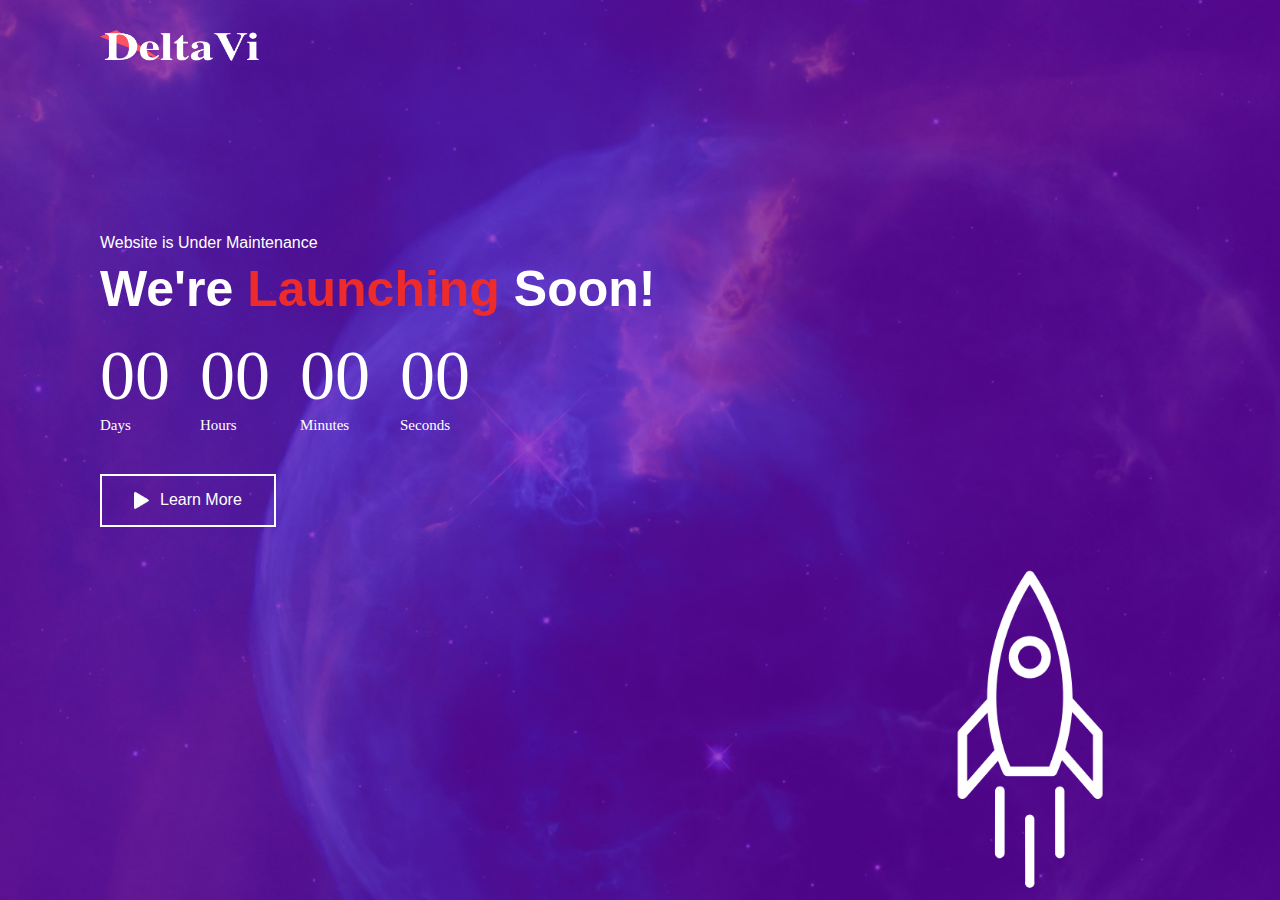
<file: ComingSoonPage/index.html>
<!DOCTYPE html>
<html lang="en">

<head>

    <title></title>
    <meta charset="UTF-8">
    <meta name="viewport" content="width=device-width, initial-scale=1">
    <link href="styles.css" rel="stylesheet">
</head>

<body>
    <div class="container">

        <img class='logo' src="images/logo.png">

        <div class='content'>
            <p>Website is Under Maintenance</p>
            <h1>We're <span>Launching </span> Soon!</h1>
            <!-- <p class="time"> <span>00</span> <span>00</span> <span>00</span> <span>00</span> </p>
            <p class="time-txt"> <span>Days</span> <span>Hours</span> <span>Minutes</span> <span>Seconds</span> </p> -->
            <div class="time">
                <div>
                    <p id='days'>00</p> <span>Days</span>
                </div>
                <div>
                    <p id="hours">00</p> <span>Hours</span>
                </div>
                <div>
                    <p id='mins'>00</p> <span>Minutes</span>
                </div>
                <div>
                    <p id='secs'>00</p> <span>Seconds</span>
                </div>
            </div>

        </div>

        <button> <img class='play' src="images/triangle.png"> Learn More </button>

        <img src="images/rocket.png" class="rocket">
    </div>

    <script src='script.js'> </script>
</body>

</html>
</file>
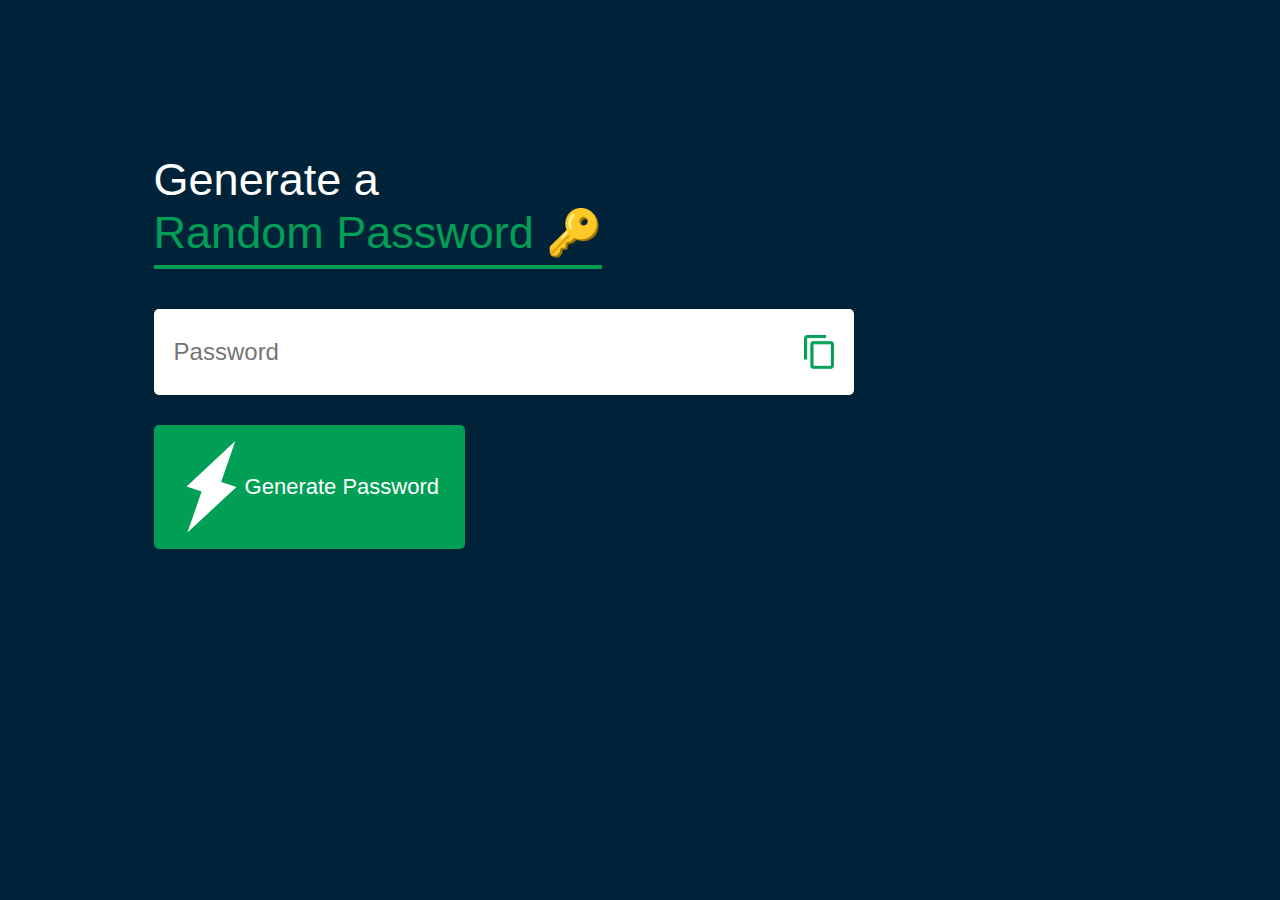
<file: Generate_Random_Password/index.html>
<!DOCTYPE html>
<html lang="en">

<head>
    <title>Generate Random Password🔑</title>
    <meta charset="UTF-8">
    <meta name="viewport" content="width=device-width, initial-scale=1">
    <link href="styles.css" rel="stylesheet">
</head>

<body>
    <div class="container">
        <h1>Generate a <br> <span> Random Password 🔑 </span> </h1>
        <div class='display'>
            <input type="text" id="password" placeholder='Password'>
            <img class="copy" src="images/copy.png">
        </div>

        <button class='btn'> <img src="images/generate.png"> Generate Password </button>
    </div>

    <script src='script.js'>

    </script>
</body>

</html>
</file>
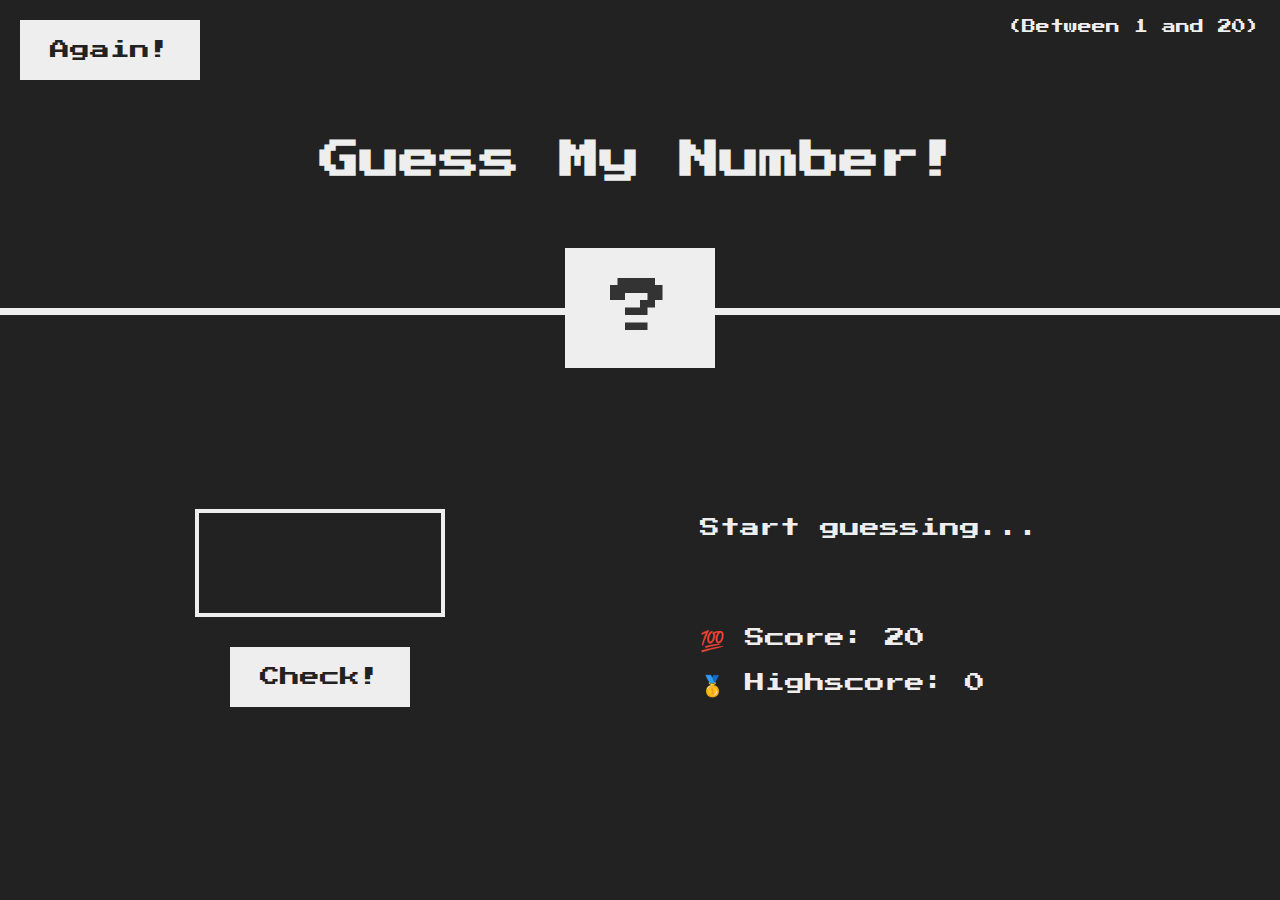
<file: GuessMyNumber/index.html>
<!DOCTYPE html>
<html lang="en">
  <head>
    <meta charset="UTF-8" />
    <meta name="viewport" content="width=device-width, initial-scale=1.0" />
    <meta http-equiv="X-UA-Compatible" content="ie=edge" />
    <link rel="stylesheet" href="style.css" />
    <title>Guess My Number!</title>
  </head>
  <body>
    <header>
      <h1>Guess My Number!</h1>
      <p class="between">(Between 1 and 20)</p>
      <button class="btn again">Again!</button>
      <div class="number">?</div>
    </header>
    <main>
      <section class="left">
        <input type="number" class="guess" />
        <button class="btn check">Check!</button>
      </section>
      <section class="right">
        <p class="message">Start guessing...</p>
        <p class="label-score">💯 Score: <span class="score">20</span></p>
        <p class="label-highscore">
          🥇 Highscore: <span class="highscore">0</span>
        </p>
      </section>
    </main>
    <script src="script.js"></script>
  </body>
</html>
</file>
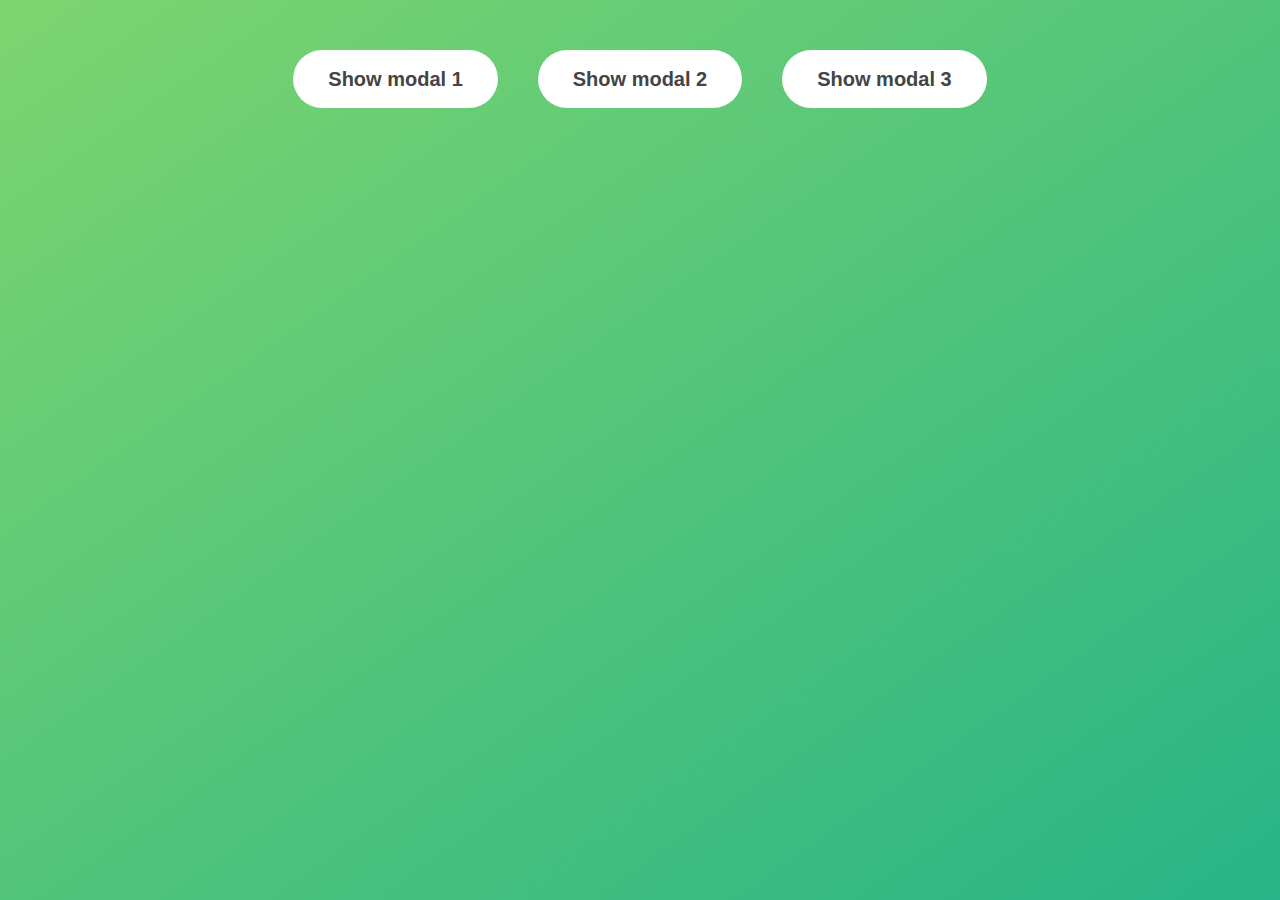
<file: Modal/index.html>
<!DOCTYPE html>
<html lang="en">

<head>
  <meta charset="UTF-8" />
  <meta name="viewport" content="width=device-width, initial-scale=1.0" />
  <meta http-equiv="X-UA-Compatible" content="ie=edge" />
  <link rel="stylesheet" href="style.css" />
  <title>Modal window</title>
</head>

<body>
  <button class="show-modal">Show modal 1</button>
  <button class="show-modal">Show modal 2</button>
  <button class="show-modal">Show modal 3</button>

  <div class="modal hidden">
    <button class="close-modal">&times;</button>
    <h1>I'm a modal window 😍</h1>
    <p>
      Lorem ipsum dolor sit amet, consectetur adipisicing elit, sed do eiusmod
      tempor incididunt ut labore et dolore magna aliqua. Ut enim ad minim
      veniam, quis nostrud exercitation ullamco laboris nisi ut aliquip ex ea
      commodo consequat. Duis aute irure dolor in reprehenderit in voluptate
      velit esse cillum dolore eu fugiat nulla pariatur. Excepteur sint
      occaecat cupidatat non proident, sunt in culpa qui officia deserunt
      mollit anim id est laborum.
    </p>
  </div>
  <div class="overlay hidden"> </div>

  <script src="script.js"></script>
</body>

</html>
</file>
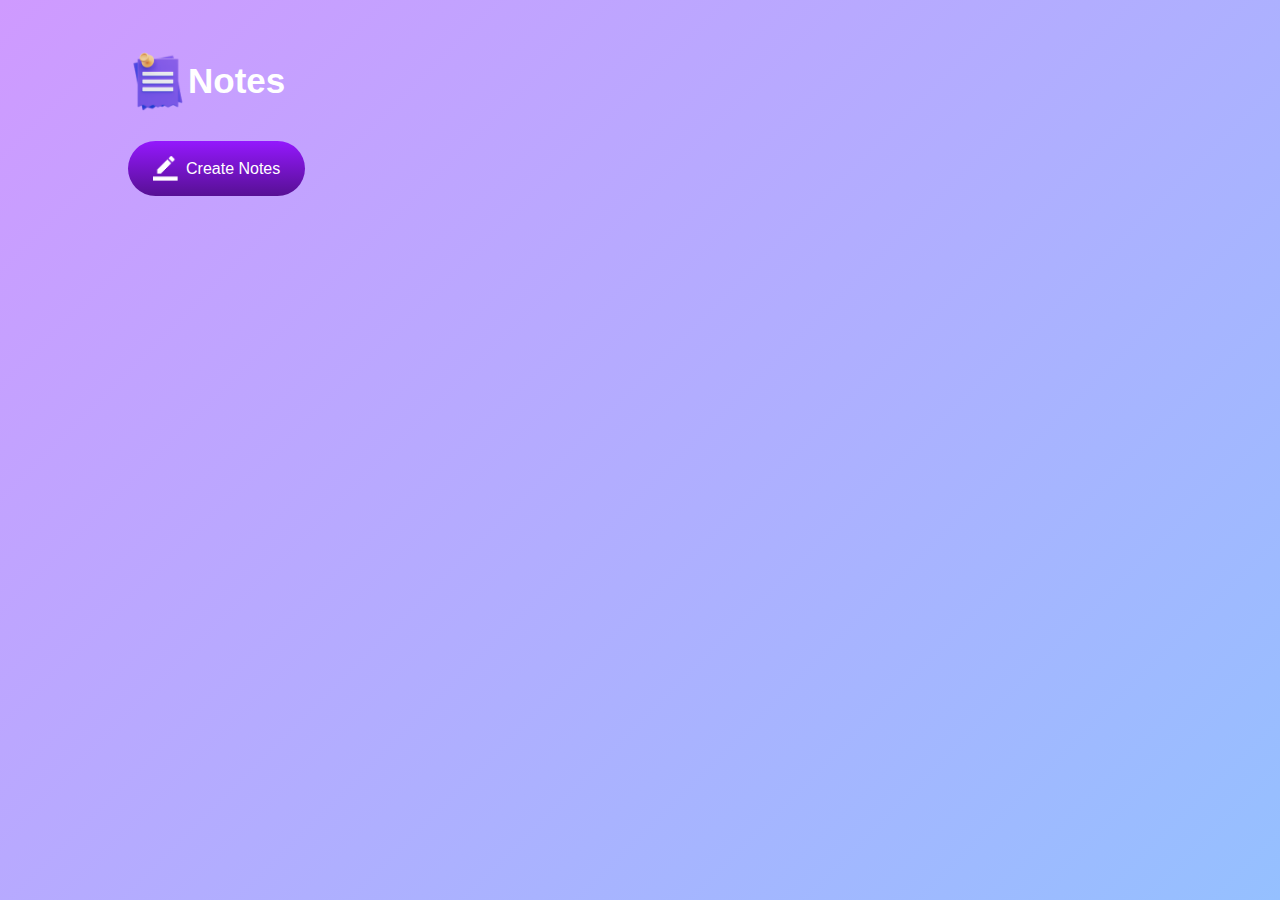
<file: Notes_App/index.html>
<!DOCTYPE html>
<html lang="en">

<head>
    <title> My Notes📝 </title>
    <meta charset="UTF-8">
    <meta name="viewport" content="width=device-width, initial-scale=1">
    <link href="styles.css" rel="stylesheet">
</head>



<body>

    <div class="container">
        <h1> <img src="images/notes.png"> Notes</h1>
        <button id='add-btn'> <img src="images/edit.png"> Create Notes </button>
        <div class='notes-container'>
            <!-- <p contenteditable="true" class='input-box'>Hello
                <img src="images/delete.png">
            </p> -->
        </div>
    </div>


    <script src="script.js"></script>

</body>

</html>
</file>
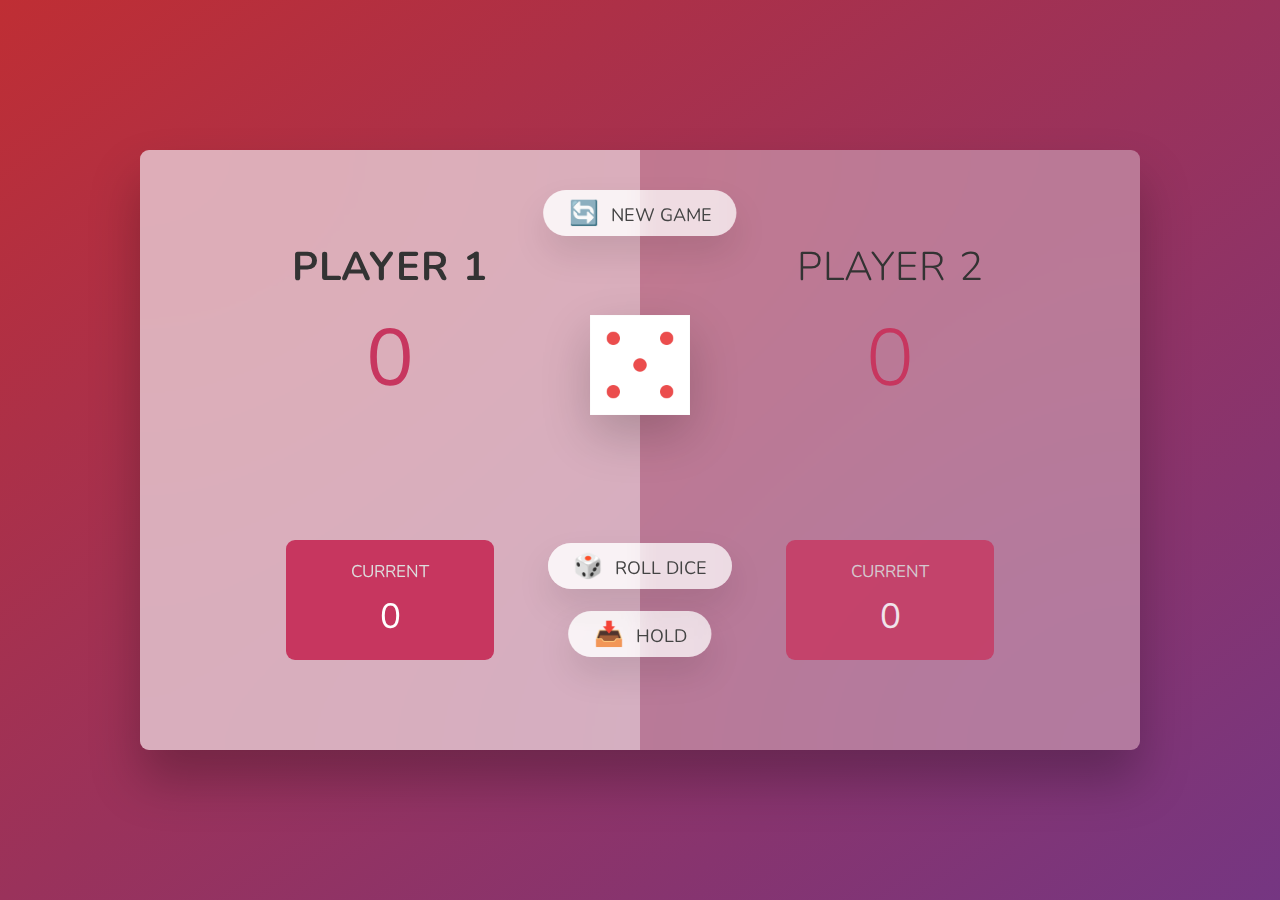
<file: PIGGAME/index.html>
<!DOCTYPE html>
<html lang="en">

<head>
  <meta charset="UTF-8" />
  <meta name="viewport" content="width=device-width, initial-scale=1.0" />
  <meta http-equiv="X-UA-Compatible" content="ie=edge" />
  <link rel="stylesheet" href="style.css" />
  <title>Pig Game</title>
</head>

<body>
  <main>
    <section class="player player--0 player--active">
      <h2 class="name" id="name--0">Player 1</h2>
      <p class="score" id="score--0">0</p>
      <div class="current">
        <p class="current-label">Current</p>
        <p class="current-score" id="current--0">0</p>
      </div>
    </section>
    <section class="player player--1">
      <h2 class="name" id="name--1">Player 2</h2>
      <p class="score" id="score--1">0</p>
      <div class="current">
        <p class="current-label">Current</p>
        <p class="current-score" id="current--1">0</p>
      </div>
    </section>

    <img src="dice-5.png" alt="Playing dice" class="dice" />
    <button class="btn btn--new">🔄 New game</button>
    <button class="btn btn--roll">🎲 Roll dice</button>
    <button class="btn btn--hold">📥 Hold</button>
  </main>
  <script src="script.js"></script>
</body>

</html>
</file>
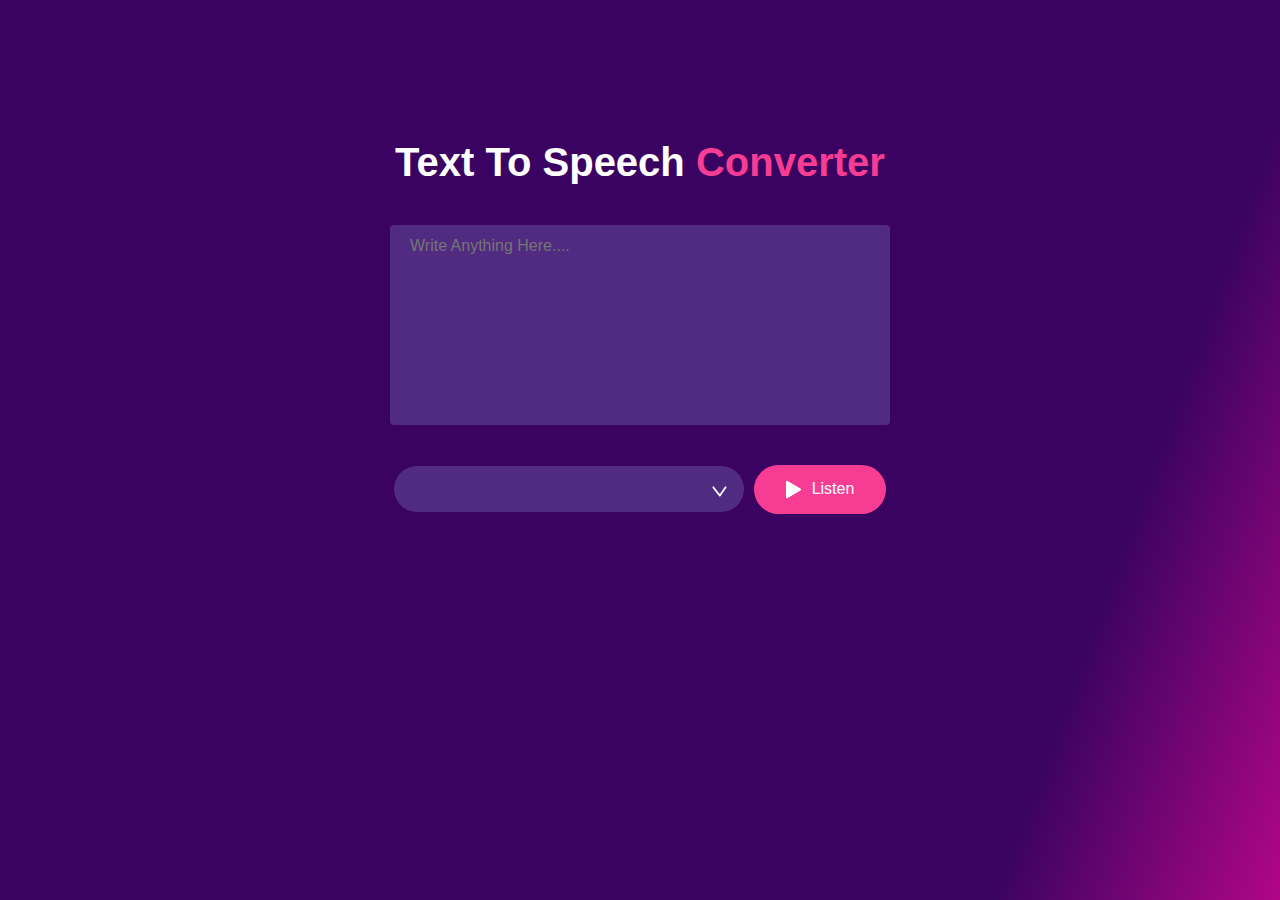
<file: TextToSpeech/index.html>
<!DOCTYPE html>
<html lang="en">

<head>
    <title></title>
    <meta charset="UTF-8">
    <meta name="viewport" content="width=device-width, initial-scale=1">
    <link href="styles.css" rel="stylesheet">
</head>

<body>
    <div class='container'>
        <div class='hero'>
            <h1>Text To Speech <span> Converter </span> </h1>
            <textarea placeholder='Write Anything Here....'></textarea>
            <div class='rows'>
                <select>

                </select>
                <button class="btn"> <img src="images/play.png">Listen </button>
            </div>
        </div>
    </div>
    <script src='script.js'>

    </script>
</body>

</html>
</file>
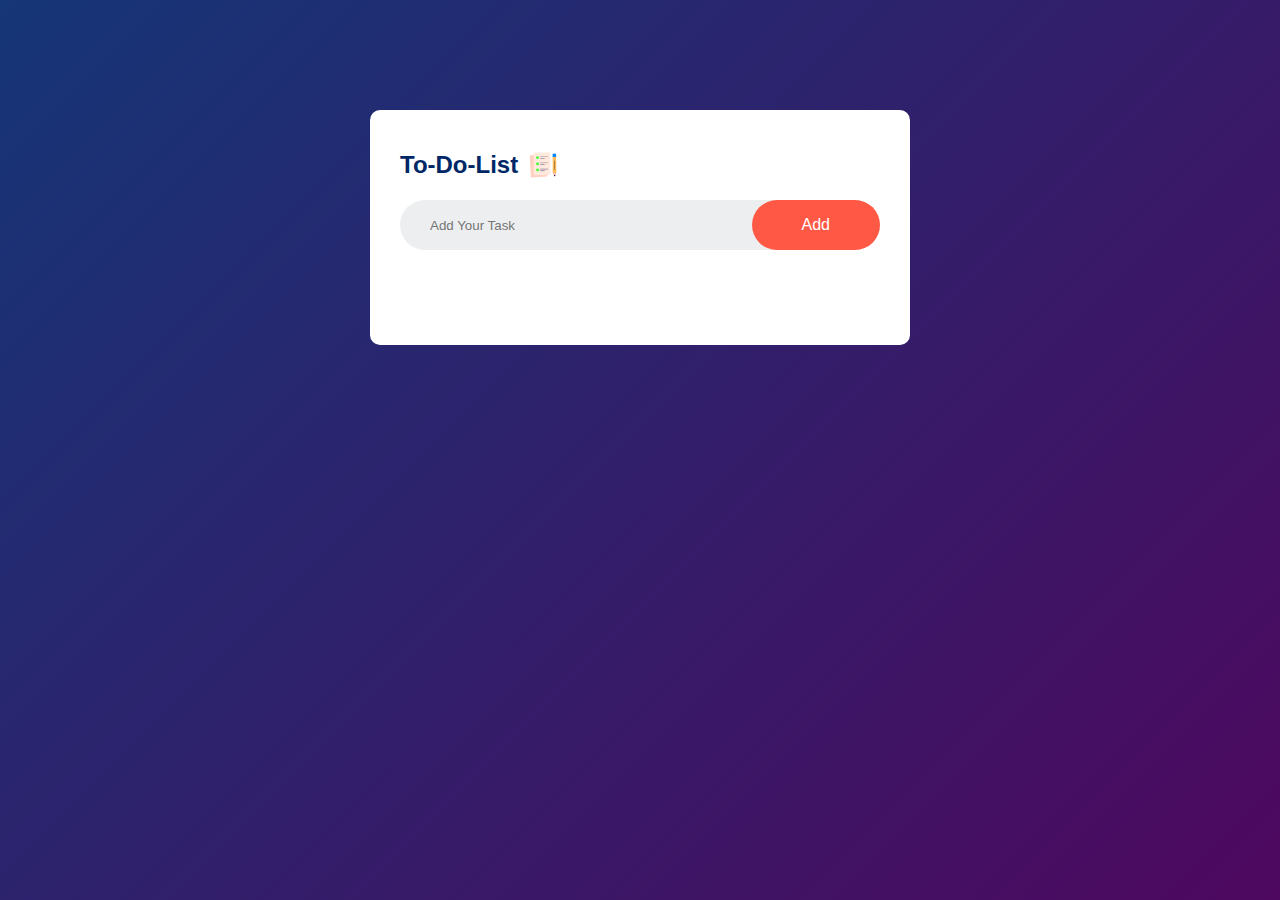
<file: ToDoList/index.html>
<!DOCTYPE html>
<html lang="en">

<head>
    <title>To-Do-List App 🗒️</title>
    <meta charset="UTF-8">
    <meta name="viewport" content="width=device-width, initial-scale=1">
    <link href="styles.css" rel="stylesheet">
</head>

<body>
    <div class='container'>
        <div class='todo-app'>
            <h2>To-Do-List <img src="images/icon.png"></h2>
            <div class='row'>
                <input type="text" id='input-box' placeholder='Add Your Task'>
                <button class='addBtn'> Add </button>
            </div>
            <ul id='list-container'>
                <!-- <li>Task-1</li>
                <li>Task-2</li>
                <li>Task-3</li> -->
            </ul>
        </div>

    </div>
    <script src='script.js'>

    </script>
</body>

</html>
</file>
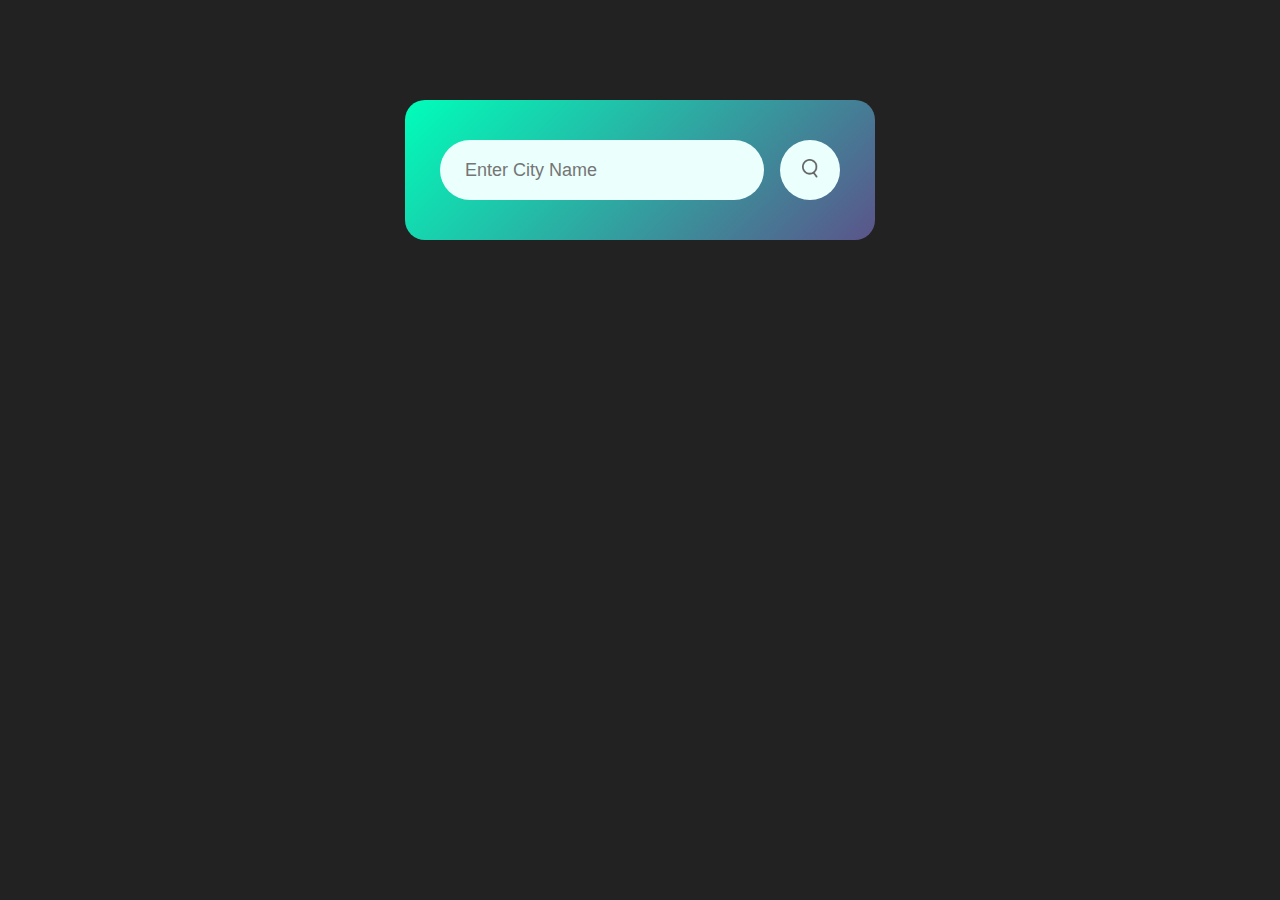
<file: Weather_App/index.html>
<!DOCTYPE html>
<html lang="en">

<head>
  <title></title>
  <meta charset="UTF-8">
  <meta name="viewport" content="width=device-width, initial-scale=1">
  <title>Weather App 🌤️</title>
  <link href="styles.css" rel="stylesheet">
</head>

<body>
  <div class='card'>
    <div class='search'>
      <input type="text" placeholder="Enter City Name ">
      <button><img src="images/search.png" alt="my image"></button>
    </div>

    <div class="error">
      <p> Invalid City Name....</p>
    </div>

    <div class='weather'>
      <img src="images/rain.png" class="weather-icon">
      <h1 class='temp'>22°C</h1>
      <h2 class='city'> New York </h2>
      <div class='details'>
        <div class='col'>
          <img src="images/humidity.png">
          <div>
            <p class="humidity"> 50% </p>
            <p>Humidity</p>
          </div>
        </div>
        <div class='col'>
          <img src="images/wind.png">
          <div>
            <p class="wind"> 15 Km/hr </p>
            <p>Wind Speed</p>
          </div>
        </div>
      </div>
    </div>
  </div>

  <script src='script.js'>

  </script>
</body>

</html>
</file>
<file: ComingSoonPage/styles.css>
*{
    margin: 0;
    padding: 0;
    font-family: 'Gill Sans', 'Gill Sans MT', Calibri, 'Trebuchet MS', sans-serif;
    box-sizing: border-box;
}
.container{
    width : 100%;
    height: 100vh; 
    background-image: url(images/background.png);
    background-position: center;
    background-repeat: no-repeat;
    background-size: cover;
    padding: 30px 100px;
    position: relative;
}
.container .rocket {
    position: absolute;
    right: 100px;
    bottom: 10px;
    width: 300px;
    animation : rocket 4s linear infinite;
    /* animation-direction: normal; */
}
@keyframes rocket{
    0%{
        bottom: 0px;
        opacity: 0;
    }
    100%{
       bottom: 605px;
       opacity: 1;
    }
}
.logo{
    width: 160px;
    height: 40px;
}
.content {
    display: flex;
    flex-direction: column;
    /* align-items: center; */
    justify-content: center;
    color: white;
    padding-top: 160px;
}

.content h1 {
    font-size: 50px;
    /* margin: 20px 0;
    margin-top: 8px; */
    margin: 8px 0 18px;
}

.content h1 span {
    color : #ED2B2A;
}
.time{
    display: flex;
    flex-direction: row;
}
.time  span {
    font-size: 15px;
    /* margin-right: 20px; */
    font-family: cursive;
}

.time p {
    font-size: 70px;
    font-family: cursive;
    margin-right: 30px;
}


.container button{
background: transparent;
    color: white;
    padding: 15px 32px;
    text-align: center;
    text-decoration: none;
    display: flex;
    align-items: center;
     border : 2px solid #fff;
    font-size: 16px;
    margin-top : 40px;
}
.container button:hover{
    border: 1px solid black;
}
.play{
    width : 16px;
    margin-right: 10px;
}
</file>
<file: Generate_Random_Password/styles.css>
*{
    margin: 0;
    padding: 0;
    font-family: 'Poppins', sans-serif;
    box-sizing: border-box;
}
body{
    background-color: #002339;
    color : #fff;
}
.container {
    margin: 12%;
    width: 90%;
    max-width: 700px;
}
.display{
    width: 100%;
    margin-top: 50px;
    margin-bottom: 30px;
    background-color: #fff;
    color:#333;
    display: flex;
    align-items: center;
    justify-content: space-between;
    padding: 26px 20px;
    border-radius: 5px;
}
.container h1{
    font-weight: 500;
    font-size: 45px;
}

.container h1 span{
    color: #019f55;
    border-bottom: 4px solid #019f55;
    padding-bottom: 7px;
}

.display img{
    width: 30px;
    cursor: pointer;
}

.display input{
    border: 0;
    outline : 0;
    font-size: 24px;
}

.container button{
    border: 0;
    outline: 0;
    background-color: #019f55;
    color: #fff;
    font-size: 22px;
    font-weight: 300;
    display: flex;
    align-items: center;
    justify-content: center;
    padding: 16px 26px;
    border-radius: 5px;
    cursor: pointer;
}
</file>
<file: GuessMyNumber/style.css>
@import url('https://fonts.googleapis.com/css?family=Press+Start+2P&display=swap');

* {
  margin: 0;
  padding: 0;
  box-sizing: inherit;
}

html {
  font-size: 62.5%;
  box-sizing: border-box;
}

body {
  font-family: 'Press Start 2P', sans-serif;
  color: #eee;
  background-color: #222;
  /* background-color: #60b347; */
}

/* LAYOUT */
header {
  position: relative;
  height: 35vh;
  border-bottom: 7px solid #eee;
}

main {
  height: 65vh;
  color: #eee;
  display: flex;
  align-items: center;
  justify-content: space-around;
}

.left {
  width: 52rem;
  display: flex;
  flex-direction: column;
  align-items: center;
}

.right {
  width: 52rem;
  font-size: 2rem;
}

/* ELEMENTS STYLE */
h1 {
  font-size: 4rem;
  text-align: center;
  position: absolute;
  width: 100%;
  top: 52%;
  left: 50%;
  transform: translate(-50%, -50%);
}

.number {
  background: #eee;
  color: #333;
  font-size: 6rem;
  width: 15rem;
  padding: 3rem 0rem;
  text-align: center;
  position: absolute;
  bottom: 0;
  left: 50%;
  transform: translate(-50%, 50%);
}

.between {
  font-size: 1.4rem;
  position: absolute;
  top: 2rem;
  right: 2rem;
}

.again {
  position: absolute;
  top: 2rem;
  left: 2rem;
}

.guess {
  background: none;
  border: 4px solid #eee;
  font-family: inherit;
  color: inherit;
  font-size: 5rem;
  padding: 2.5rem;
  width: 25rem;
  text-align: center;
  display: block;
  margin-bottom: 3rem;
}

.btn {
  border: none;
  background-color: #eee;
  color: #222;
  font-size: 2rem;
  font-family: inherit;
  padding: 2rem 3rem;
  cursor: pointer;
}

.btn:hover {
  background-color: #ccc;
}

.message {
  margin-bottom: 8rem;
  height: 3rem;
}

.label-score {
  margin-bottom: 2rem;
}
</file>
<file: Modal/style.css>
* {
  margin: 0;
  padding: 0;
  box-sizing: inherit;
}

html {
  font-size: 62.5%;
  box-sizing: border-box;
}

body {
  font-family: sans-serif;
  color: #333;
  line-height: 1.5;
  height: 100vh;
  position: relative;
  display: flex;
  align-items: flex-start;
  justify-content: center;
  background: linear-gradient(to top left, #28b487, #7dd56f);
}

.show-modal {
  font-size: 2rem;
  font-weight: 600;
  padding: 1.75rem 3.5rem;
  margin: 5rem 2rem;
  border: none;
  background-color: #fff;
  color: #444;
  border-radius: 10rem;
  cursor: pointer;
}

.close-modal {
  position: absolute;
  top: 1.2rem;
  right: 2rem;
  font-size: 5rem;
  color: #333;
  cursor: pointer;
  border: none;
  background: none;
}

h1 {
  font-size: 2.5rem;
  margin-bottom: 2rem;
}

p {
  font-size: 1.8rem;
}

/* -------------------------- */
/* CLASSES TO MAKE MODAL WORK */
.hidden {
  display: none;
}

.modal {
  position: absolute;
  top: 50%;
  left: 50%;
  transform: translate(-50%, -50%);
  width: 70%;

  background-color: white;
  padding: 6rem;
  border-radius: 5px;
  box-shadow: 0 3rem 5rem rgba(0, 0, 0, 0.3);
  z-index: 10;
}

.overlay {
  position: absolute;
  top: 0;
  left: 0;
  width: 100%;
  height: 100%;
  background-color: rgba(0, 0, 0, 0.6);
  backdrop-filter: blur(3px);
  z-index: 5;
}
</file>
<file: Notes_App/styles.css>
*{
    margin: 0;
    padding: 0;
    font-family: 'Poppins' , sans-serif;
    box-sizing: border-box;
}

.container{
    width: 100%;
    min-height: 100vh;
    background: linear-gradient(135deg, #cf9aff , #95c0ff);
    color : #fff;
    padding-top: 4%;
    padding-left: 10%;
}

.container h1{
  display: flex;
  align-items: center;
  font-size: 35px;
  font-weight: 600;
}

.container h1 img{
  width : 60px;
}

.container button img{
    width: 25px;
    margin-right: 8px;
}

.container button{
    display: flex;
    align-items: center;
    background : linear-gradient(#9418fd , #571094);
    color : #fff;
    font-size: 16px;
    outline: 0;
    border: 0;
    border-radius: 40px;
    padding: 15px 25px;
    margin: 30px 0 20px;
    cursor : pointer;
}

.input-box{
    width: 100%;
    max-width: 500px;
    height: 150px;
    padding: 12px 20px;
    box-sizing: border-box;
    border: 2px solid #ccc;
    border-radius: 4px;
    background-color: #f8f8f8;
    color : black;
    position: relative;

}

.input-box img{
    cursor : pointer;
    padding: 5px;
    width: 40px; 
    position: absolute;
    bottom : 15px;
    right : 15px;

  }
</file>
<file: PIGGAME/style.css>
@import url('https://fonts.googleapis.com/css2?family=Nunito&display=swap');

* {
  margin: 0;
  padding: 0;
  box-sizing: inherit;
}

html {
  font-size: 62.5%;
  box-sizing: border-box;
}

body {
  font-family: 'Nunito', sans-serif;
  font-weight: 400;
  height: 100vh;
  color: #333;
  background-image: linear-gradient(to top left, #753682 0%, #bf2e34 100%);
  display: flex;
  align-items: center;
  justify-content: center;
}

/* LAYOUT */
main {
  position: relative;
  width: 100rem;
  height: 60rem;
  background-color: rgba(255, 255, 255, 0.35);
  backdrop-filter: blur(200px);
  filter: blur();
  box-shadow: 0 3rem 5rem rgba(0, 0, 0, 0.25);
  border-radius: 9px;
  overflow: hidden;
  display: flex;
}

.player {
  flex: 50%;
  padding: 9rem;
  display: flex;
  flex-direction: column;
  align-items: center;
  transition: all 0.75s;
}

/* ELEMENTS */
.name {
  position: relative;
  font-size: 4rem;
  text-transform: uppercase;
  letter-spacing: 1px;
  word-spacing: 2px;
  font-weight: 300;
  margin-bottom: 1rem;
}

.hidden{
  display:  none;
}
.score {
  font-size: 8rem;
  font-weight: 300;
  color: #c7365f;
  margin-bottom: auto;
}

.player--active {
  background-color: rgba(255, 255, 255, 0.4);
}
.player--active .name {
  font-weight: 700;
}
.player--active .score {
  font-weight: 400;
}

.player--active .current {
  opacity: 1;
}

.current {
  background-color: #c7365f;
  opacity: 0.8;
  border-radius: 9px;
  color: #fff;
  width: 65%;
  padding: 2rem;
  text-align: center;
  transition: all 0.75s;
}

.current-label {
  text-transform: uppercase;
  margin-bottom: 1rem;
  font-size: 1.7rem;
  color: #ddd;
}

.current-score {
  font-size: 3.5rem;
}

/* ABSOLUTE POSITIONED ELEMENTS */
.btn {
  position: absolute;
  left: 50%;
  transform: translateX(-50%);
  color: #444;
  background: none;
  border: none;
  font-family: inherit;
  font-size: 1.8rem;
  text-transform: uppercase;
  cursor: pointer;
  font-weight: 400;
  transition: all 0.2s;

  background-color: white;
  background-color: rgba(255, 255, 255, 0.6);
  backdrop-filter: blur(10px);

  padding: 0.7rem 2.5rem;
  border-radius: 50rem;
  box-shadow: 0 1.75rem 3.5rem rgba(0, 0, 0, 0.1);
}

.btn::first-letter {
  font-size: 2.4rem;
  display: inline-block;
  margin-right: 0.7rem;
}

.btn--new {
  top: 4rem;
}
.btn--roll {
  top: 39.3rem;
}
.btn--hold {
  top: 46.1rem;
}

.btn:active {
  transform: translate(-50%, 3px);
  box-shadow: 0 1rem 2rem rgba(0, 0, 0, 0.15);
}

.btn:focus {
  outline: none;
}

.dice {
  position: absolute;
  left: 50%;
  top: 16.5rem;
  transform: translateX(-50%);
  height: 10rem;
  box-shadow: 0 2rem 5rem rgba(0, 0, 0, 0.2);
}

.player--winner {
  background-color: #2f2f2f;
}

.player--winner .name {
  font-weight: 700;
  color: #c7365f;
}
</file>
<file: TextToSpeech/styles.css>
*{
    margin: 0;
    padding: 0;
    font-family:'Gill Sans', 'Gill Sans MT', Calibri, 'Trebuchet MS', sans-serif ;
    box-sizing: border-box;
    
}

.container{
    width : 100%;
    height: 100vh;
    background: linear-gradient(110deg, rgb(58, 3, 97) 82%, rgb(177, 6, 134));
}
.hero{
    color: #fff;
    display: flex;
    align-items: center;
    justify-content: space-between;
   flex-direction: column;
   padding: 100px;
}

.hero h1{
    margin: 40px ;
    font-size: 40px;
    font-weight: 600;
}
.hero h1 span{
    color: #F73D93 ;
}

.rows{
    display: flex;
    align-items: center;
    justify-content: space-between;
}
textarea{
  width: 100%;
  border: 0;
  outline: 0;
  max-width : 500px; 
  height: 200px;
  padding: 12px 20px;
  box-sizing: border-box;
  /* border: 2px solid #ccc; */
  border-radius: 4px;
  background-color: #512B81;
  font-size: 16px;
  resize: none;
  margin-bottom: 40px;
  color: #fff;
}

.btn {
    background-color:#F73D93; /* Green */
    border: none;
    color: white;
    padding: 15px 32px;
    text-align: center;
    text-decoration: none;
    display: flex;
    align-items: center;
    font-size: 16px;
    border : 0;
    outline : 0;
    cursor: pointer;
    border-radius: 35px;
  }

.btn img{
    width : 16px;
    margin-right: 10px;
}

select{
  background-color: #512B81;
  color: white;
  padding: 12px;
  width: 350px;
  border: none;
  font-size: 20px;
  outline: none;
  appearance: none;
 margin-right: 10px;
 border-radius: 35px;
 background-image: url(images/dropdown.png);
 background-repeat: no-repeat;
 background-size: 15px;
 background-position-x: calc(95%);
 background-position-y: 20px;
}
</file>
<file: ToDoList/styles.css>
*{
    margin : 0;
    padding: 0;
    font-family:  'Poppins' , sans-serif;
    box-sizing: border-box;
}

.container {
    width: 100%;
    min-height: 100vh;
    background: linear-gradient(135deg, #153677 , #4e085f);
    padding: 10px;
}

.todo-app{
    width : 100%;
    max-width: 540px;
    background: #fff;
    margin: 100px auto 20px;
    padding: 40px 30px 70px;
    border-radius: 10px;
}

.todo-app h2{
    color : #002765;
    display: flex;
    align-items: center;
    margin-bottom: 20px;
}

.todo-app h2 img{
    width : 30px;
    margin-left: 10px;
}

.row{
    display: flex;
    align-items: center;
    justify-content: space-between;
    background: #edeef0;
    border-radius: 30px;
    padding-left: 20px;
    margin-bottom: 25px;
}

input {
    flex: 1;
    border: none;
    outline: none;
    background: transparent;
    padding: 10px;
}

button {
    border: none;
    outline: none;
    padding: 16px 50px;
    background: #ff5945;
    color: #fff;
    font-size: 16px;
    cursor: pointer;
    border-radius: 40px;
}

ul li {
    list-style: none;
    font-size: 17px;
    padding: 12px 8px 12px 50px;
    user-select: none;
    cursor: pointer;
    position: relative;
}

ul li::before{
    content: '';
    position: absolute;
    height: 28px;
    width: 28px;
    border-radius: 50%;
    background-image: url(images/unchecked.png);
    background-size: cover;
    background-position: center;
    top  : 12px;
    left : 8px;
}

ul li span{
    position: absolute;
    right : 0;
    top : 5px;
    width : 40px;
    height: 40px;
    font-size: 22px;
    color : #555;
    line-height: 40px;
    text-align: center;
    border-radius: 100%;
}

ul li span
{
    background: #edeef0;
}

ul li.checked{
    color : #555;
    text-decoration: line-through;
}

ul li.checked::before{
    background-image: url(images/checked.png);
}
</file>
<file: Weather_App/styles.css>
*{
    margin : 0;
    padding : 0;
    font-family: 'Poppins' , sans-serif;
    box-sizing: border-box;
}

body{
    background: #222;
}

.card {
    width : 90%;
    max-width: 470px;
    background : linear-gradient(135deg , #00feba,#5b548a);
    color : #fff;
    margin: 100px auto 0;
    border-radius: 20px;
    padding: 40px 35px;
    text-align: center;
}

.search{
    width : 100%;
    display : flex;
    align-items: center;
    justify-content: space-between;
}

.weather{
    display: none;
}
.error{
    text-align: left;
    margin-left: 10px;
    font-size: 14px;
    margin-top: 10px;
    display: none;
}
.search input{
    border : 0;
    outline : 0;
    background: #ebfffc;
    color : #555;
    padding: 10px 25px;
    height: 60px;
    border-radius: 30px;
    flex: 1;
    margin-right: 16px;
    font-size: 18px;
}

.search button{
    border : 0;
    outline : 0;
    background: #ebfffc;
    border-radius: 50%;
    width: 60px;
    height: 60px;
    cursor: pointer;
}

.search button img{
    width : 16px;
}

.weather-icon{
     width: 170px;
     margin-top: 30px;
}
.weather h1{
    font-size: 80px;
    font-weight: 500;
}
.weather h2{
    font-size: 45px;
    font-weight: 400;
    margin-top: -10px;
}
.details {
    display: flex;
    align-items: center;
    justify-content: space-between;
    padding : 0 20px;
    margin-top : 50px;
}
.col {
    display: flex;
    align-items: center;
    text-align: left;
}
.col img{
    width : 40px;
    margin-right: 10px;
}
.humidity , .wind{
    font-size: 28px;
    margin-top: -6px;
}
</file>
